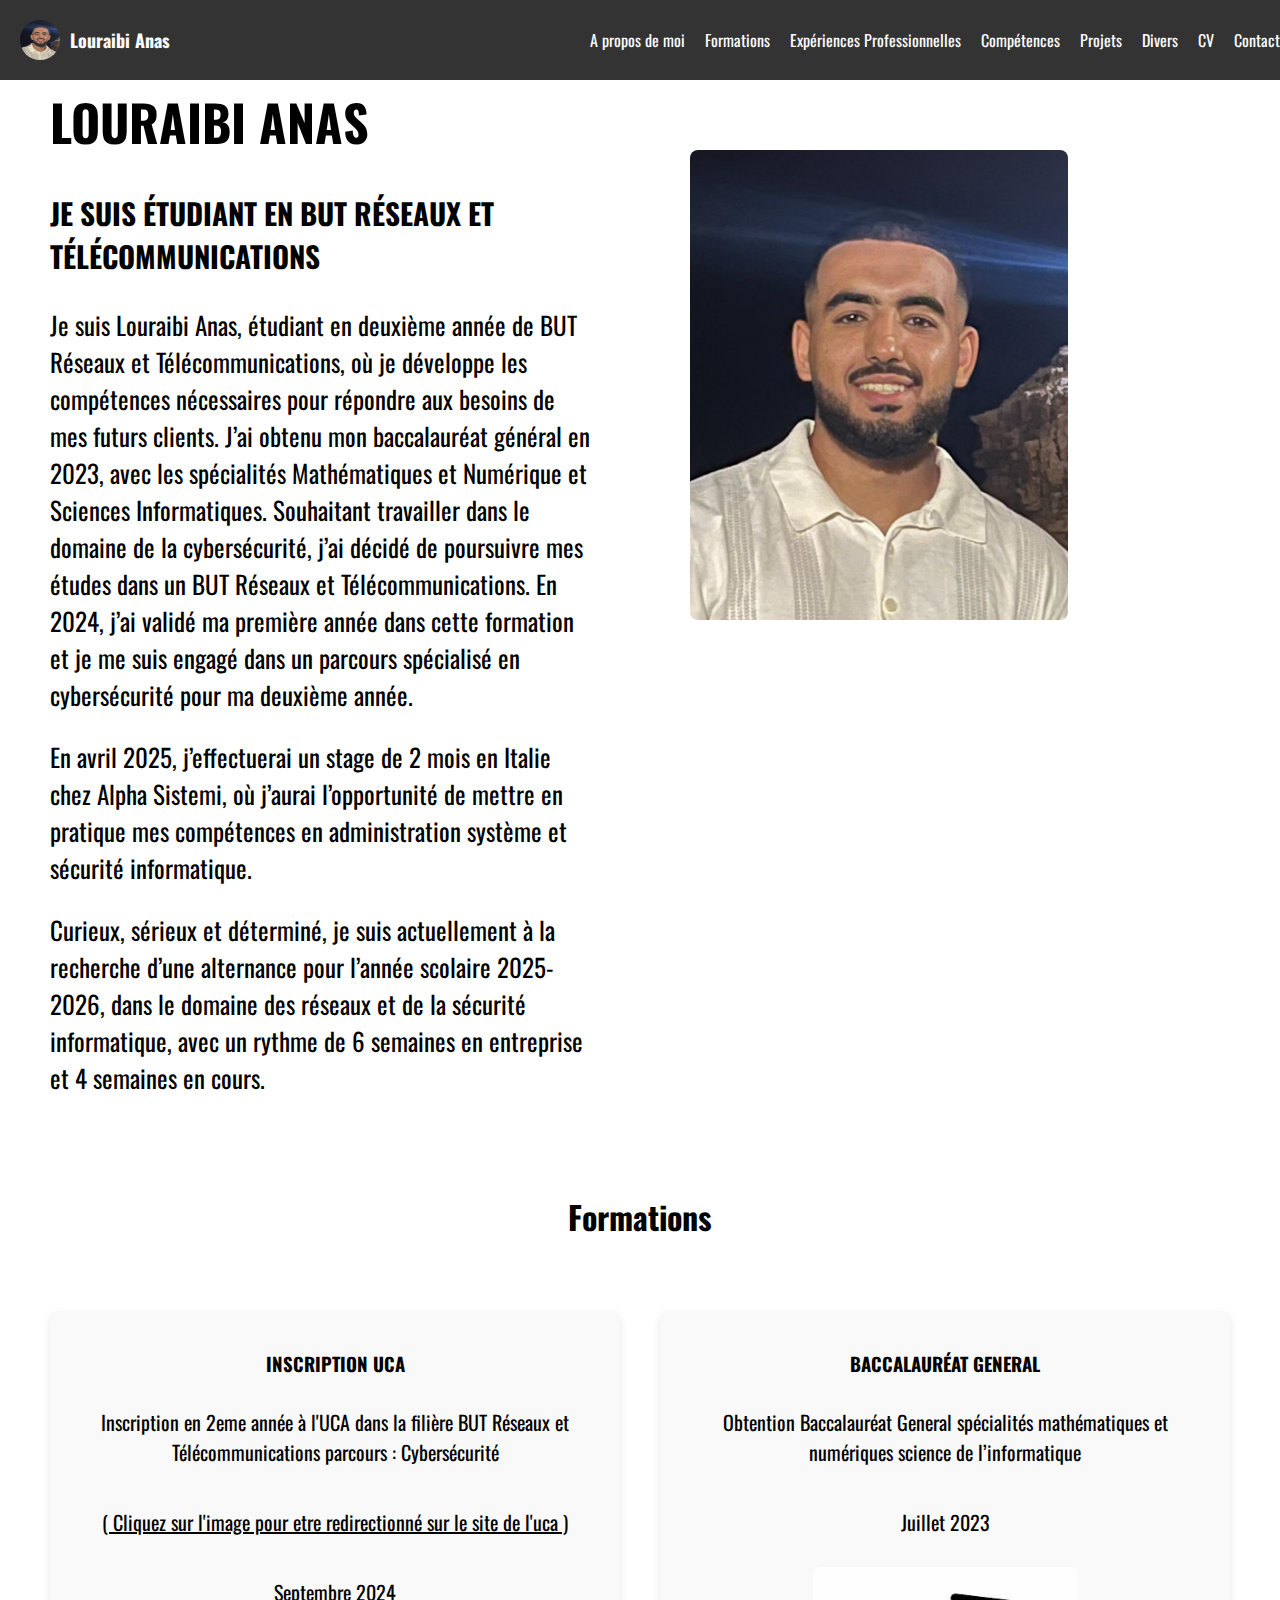
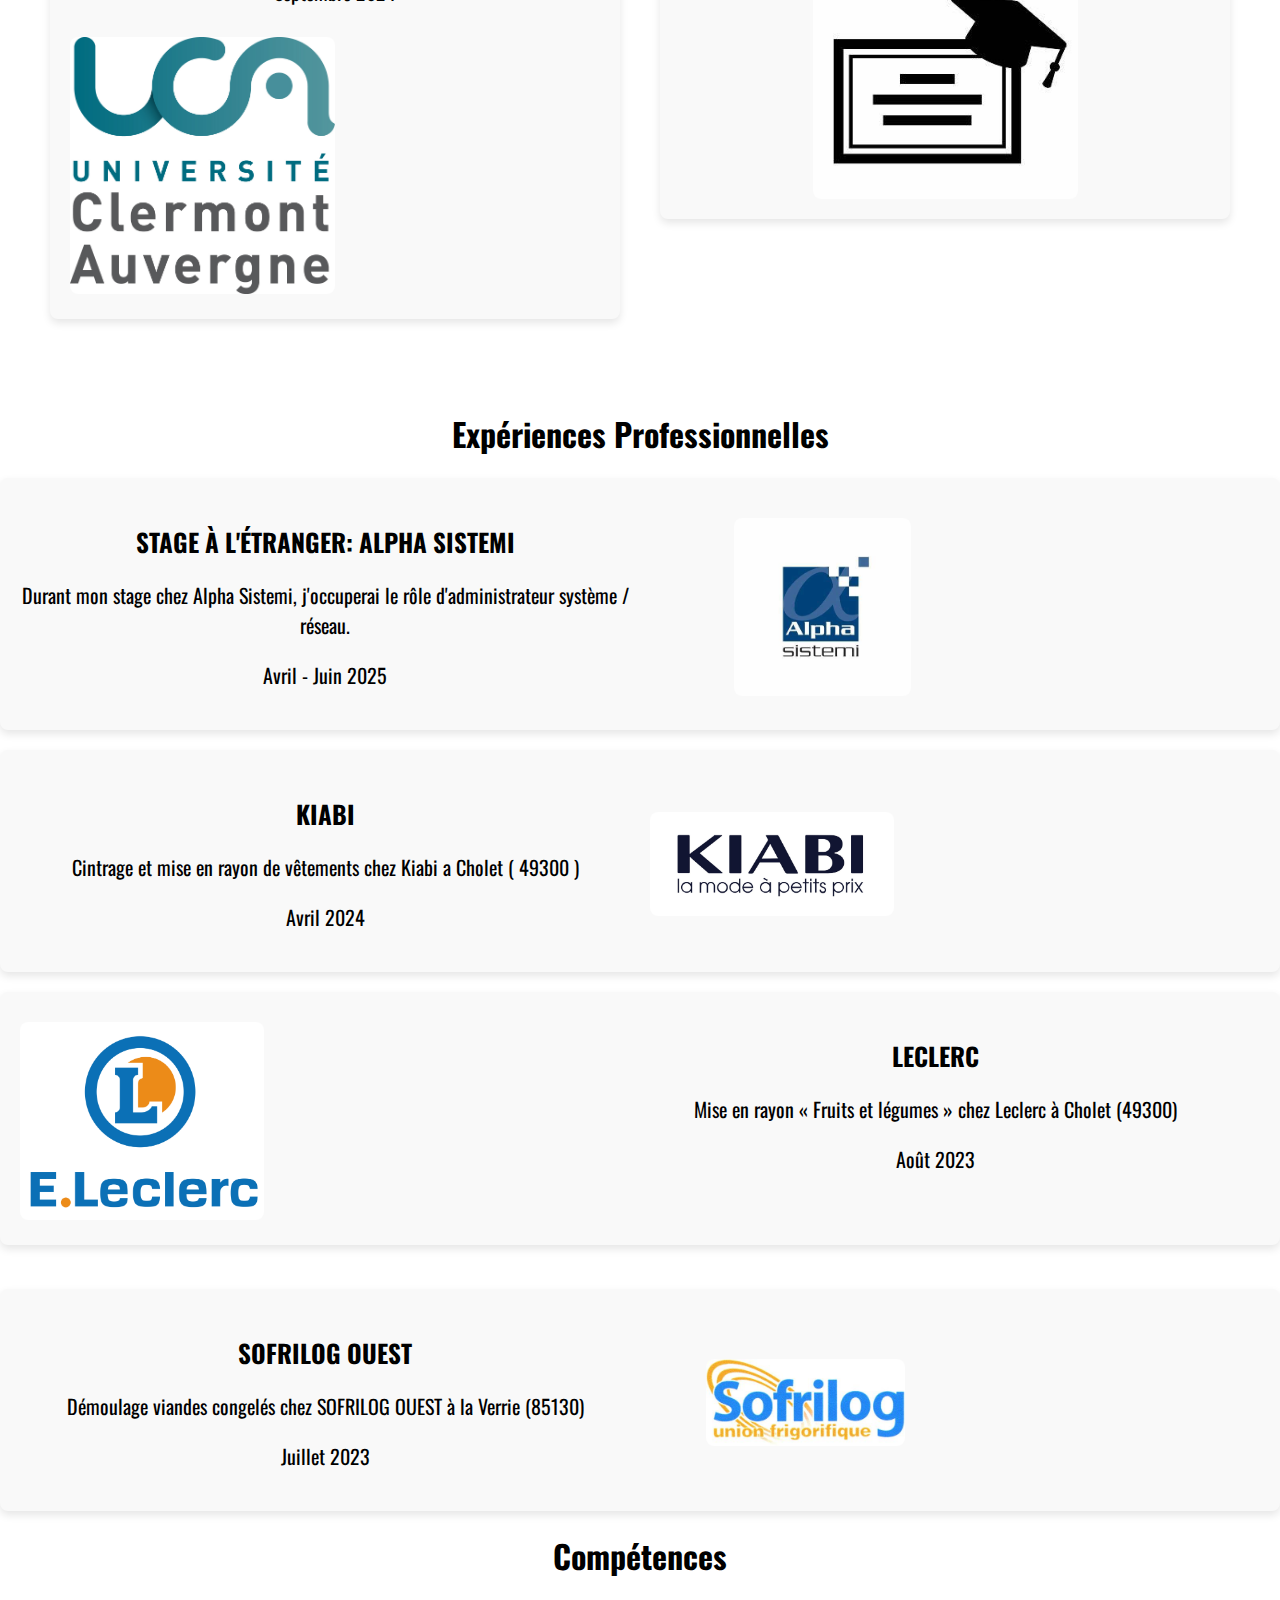
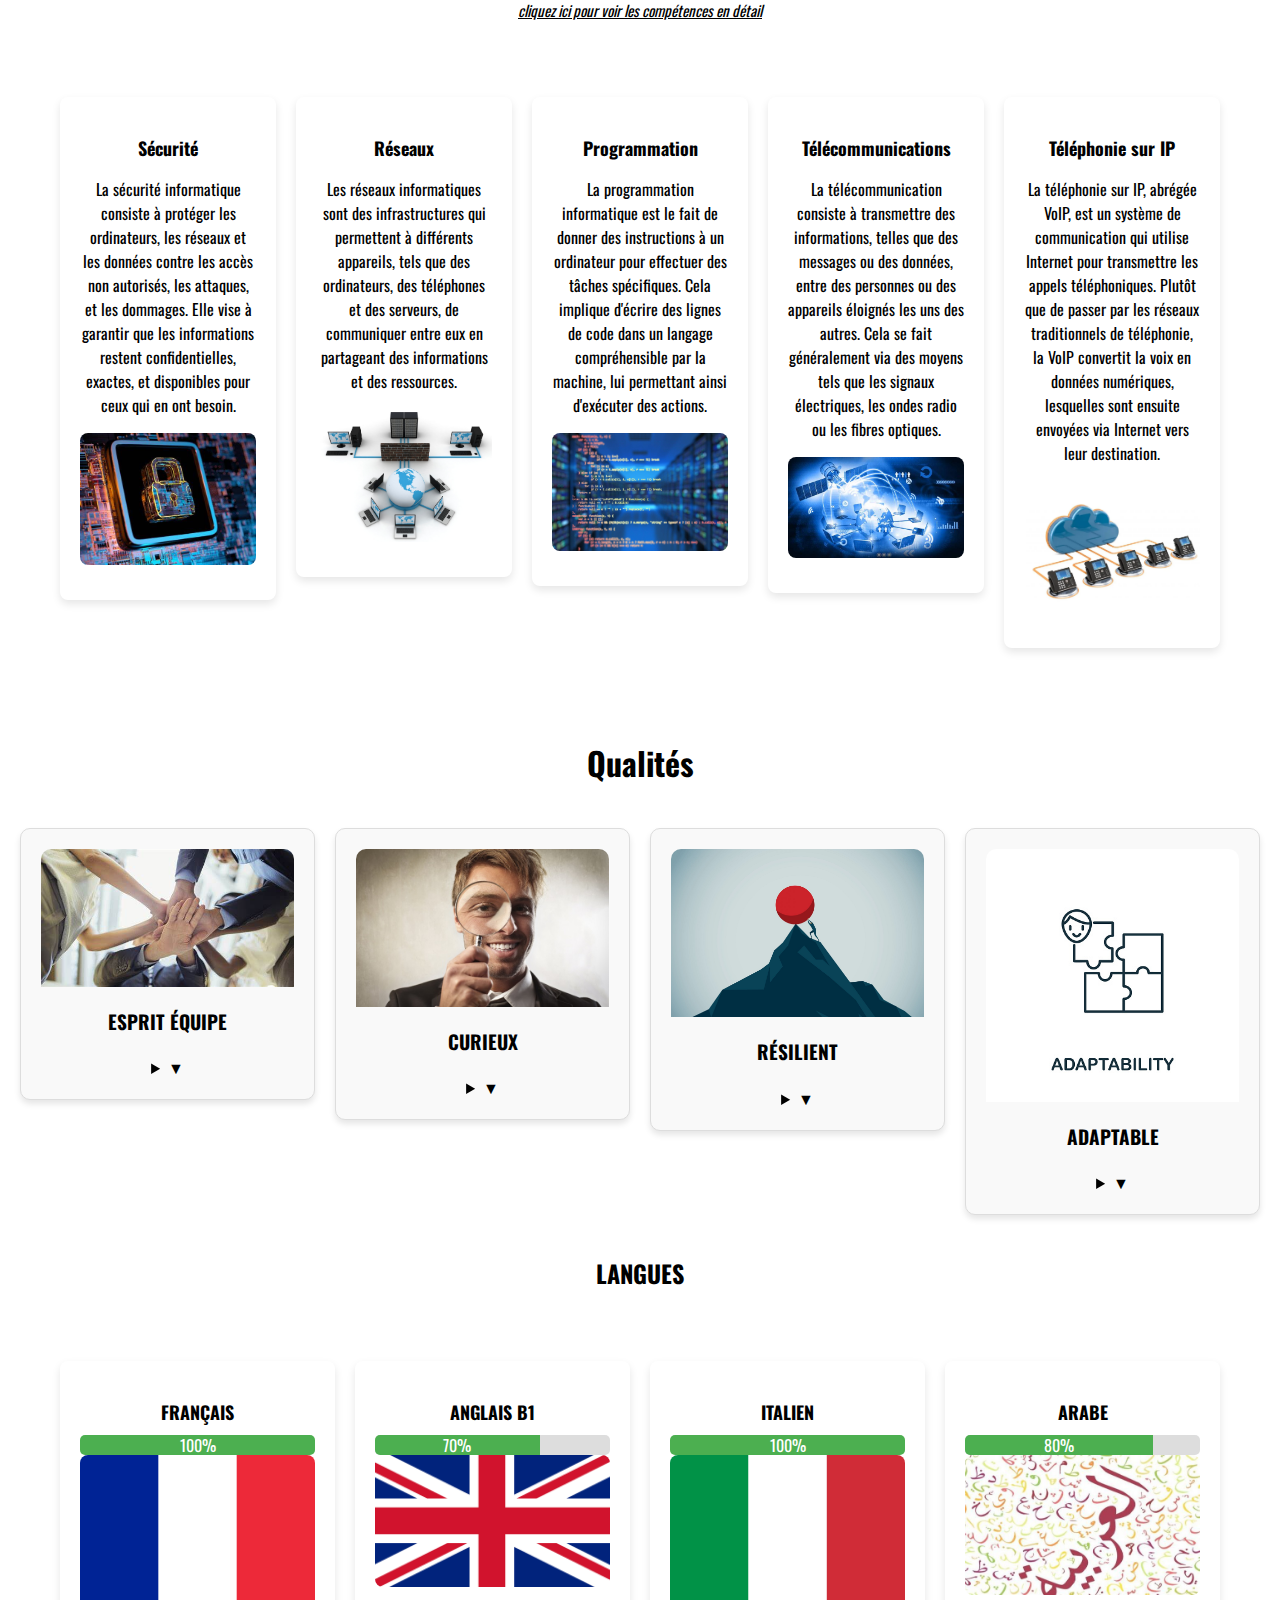
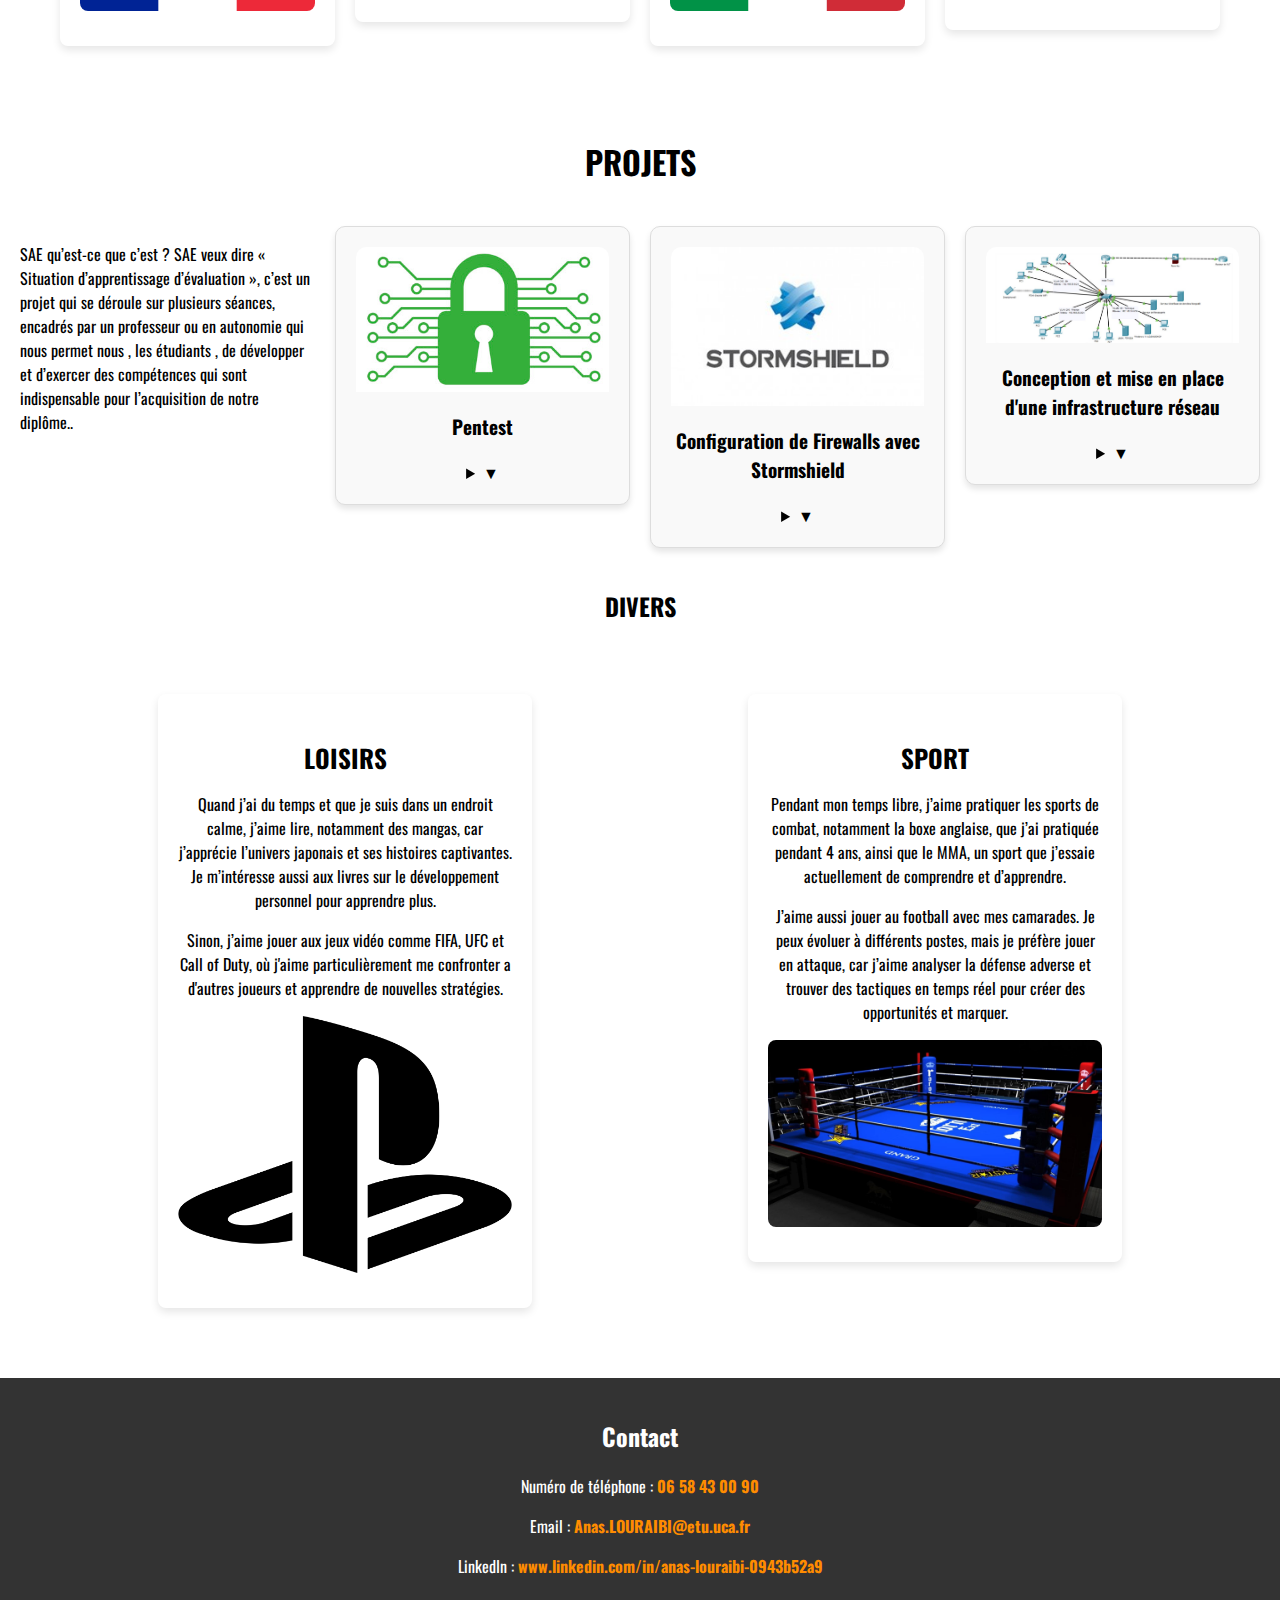
<file: index.html>
<!DOCTYPE html>
<html lang="fr">
<head>
  <meta charset="UTF-8">
  <meta name="viewport" content="width=device-width, initial-scale=1.0">
  <link rel="stylesheet" href="style2.css">
  <title>Mon Portfolio</title>
</head>
<body>

  <header>
    <div class="logo">
      <img src="anas.jpeg" alt="Tête" class="rounded-image">
      <div class="logo-text">
        <span class="name">Louraibi Anas</span>
      </div>
    </div>
    <nav>
      <ul>
        <li><a href="#a-propos">A propos de moi</a></li>
        <li><a href="#formations">Formations</a></li>
        <li><a href="#experiences">Expériences Professionnelles</a></li>
        <li><a href="#competences">Compétences</a></li>
        <li><a href="#projets">Projets</a></li>
        <li><a href="#divers">Divers</a></li>
        <li><a href="CV_Alternance.pdf" target="_blank" download>CV</a></li>
        <li><a href="#contact">Contact</a></li>
      </ul>
    </nav>
  </header>

  <section id="a-propos" class="flex-container propos-moi">
    <div class="texte">
      <h1>LOURAIBI ANAS</h1>
      <h3>JE SUIS ÉTUDIANT EN BUT RÉSEAUX ET TÉLÉCOMMUNICATIONS</h3>
      <p>
        Je suis Louraibi Anas, étudiant en deuxième année de BUT Réseaux et Télécommunications, où je développe les compétences nécessaires pour répondre aux besoins de mes futurs clients. J’ai obtenu mon baccalauréat général en 2023, avec les spécialités Mathématiques et Numérique et Sciences Informatiques.  
        Souhaitant travailler dans le domaine de la cybersécurité, j’ai décidé de poursuivre mes études dans un BUT Réseaux et Télécommunications. En 2024, j’ai validé ma première année dans cette formation et je me suis engagé dans un parcours spécialisé en cybersécurité pour ma deuxième année.  
      </p>
      <p>En avril 2025, j’effectuerai un stage de 2 mois en Italie chez Alpha Sistemi, où j’aurai l’opportunité de mettre en pratique mes compétences en administration système et sécurité informatique.</p>
      <p>Curieux, sérieux et déterminé, je suis actuellement à la recherche d’une alternance pour l’année scolaire 2025-2026, dans le domaine des réseaux et de la sécurité informatique, avec un rythme de 6 semaines en entreprise et 4 semaines en cours.</p>
      
    </div>
    <div class="image-droite">
      <img src="anas.jpeg" alt=" Tête"></a>
    </div>
  </section>

  <h1 id="formations" class="section-title">Formations</h1>
  <section class="flex-container formations">
    <div class="formation">
      <h3>INSCRIPTION UCA </h3>
      <p>Inscription en 2eme année à l'UCA dans la filière BUT Réseaux et Télécommunications parcours : Cybersécurité </p>
      <p><u>( Cliquez sur l'image pour etre redirectionné sur le site de l'uca )</u></p>
      <p>Septembre 2024 </p>
      <div class="formation-image">
        <a href="https://www.uca.fr/"><img src="uca.jpg" alt="Illustration Formation 1"></a>
      </div>
    </div>
    <div class="formation">
      <h3>Baccalauréat General </h3>
      <p>Obtention Baccalauréat General spécialités mathématiques et numériques science de l’informatique </p>
      <p>Juillet 2023 </p>
      <div class="formation-image">
        <img src="diplome.jpg" alt="Illustration Formation 2">
      </div>
    </div>
  </section>

  <h1 id="experiences" class="section-title">Expériences Professionnelles</h1>



  <div class="experience">
    <div class="experience-content">
      <h3>STAGE À L'ÉTRANGER: ALPHA SISTEMI</h3>
      <p>Durant mon stage chez Alpha Sistemi, j'occuperai le rôle d'administrateur système / réseau.  </p>
      <p> Avril - Juin 2025</p>
    </div>
    <div class="experience-image">
      <a href="https://hr-alphasistemi.it/"><img src="alpha.jpg" alt="Illustration Expérience 1"></a>
    </div>
  </div>

  <div class="experience">
    <div class="experience-content">
      <h3>KIABI </h3>
      <p>Cintrage et mise en rayon de vêtements chez Kiabi a Cholet ( 49300 ) </p>
      <p> Avril 2024</p>
    </div>
    <div class="experience-image">
      <a href="https://www.kiabi.com/"><img src="kiabi.jpg" alt="Illustration Expérience 1"></a>
    </div>
  </div>

    <div class="experience">
      <div class="experience-image">
        <a href="https://www.e.leclerc/"><img src="leclerc.jpg" alt="Illustration Expérience 2"></a>
      </div>
      <div class="experience-content">
        <h3>LECLERC</h3>
        <p>Mise en rayon « Fruits et légumes » chez Leclerc à Cholet (49300)</p>
        <p>Août 2023 </p>
      </div>
    </div>
    <br style="clear:both;" /> 
  
    <div class="experience">
      <div class="experience-content">
        <h3>SOFRILOG OUEST </h3>
        <p>Démoulage viandes congelés chez SOFRILOG OUEST à la Verrie (85130) </p>
        <p>Juillet 2023 </p>
      </div>
      <div class="experience-image">
        <a href="https://www.sofrilog.com/"><img src="sofrilog.jpg" alt="Illustration Expérience 3"></a>
      </div>
    </div>
  </section>

  
  <h1 id="competences" class="section-title">Compétences<br>
    <small><a href="comeptances2.html" class="no-blue-link"><i><span class="small-text">cliquez ici pour voir les compétences en détail</span></i></a></small>
  </h1>

  <section class="flex-container languages">
    <div class="language">
      <h3>Sécurité </h3>
      <p>La sécurité informatique consiste à protéger les ordinateurs, les réseaux et les données contre les accès non autorisés, les attaques, et les dommages. Elle vise à garantir que les informations restent confidentielles, exactes, et disponibles pour ceux qui en ont besoin. </p>
      <img src="securite.jpg" alt="Illustration Langue 3">
    </div>
    
    <div class="language">
      <h3>Réseaux</h3>
      <p>Les réseaux informatiques sont des infrastructures qui permettent à différents appareils, tels que des ordinateurs, des téléphones et des serveurs, de communiquer entre eux en partageant des informations et des ressources.</p>
      <img src="fond.jpg" alt="Illustration Langue 1">
    </div>
    <div class="language">
      <h3>Programmation</h3>
      <p>La programmation informatique est le fait de donner des instructions à un ordinateur pour effectuer des tâches spécifiques. Cela implique d'écrire des lignes de code dans un langage compréhensible par la machine, lui permettant ainsi d'exécuter des actions. </p>
      <img src="prog.jpg" alt="Illustration Langue 3">
    </div>
    <div class="language">
      <h3>Télécommunications</h3>
      <p>La télécommunication consiste à transmettre des informations, telles que des messages ou des données, entre des personnes ou des appareils éloignés les uns des autres. Cela se fait généralement via des moyens tels que les signaux électriques, les ondes radio ou les fibres optiques.</p>
      <img src="Telecom.jpg" alt="Illustration Langue 2">
    </div>
    <div class="language">
      <h3>Téléphonie sur IP</h3>
      <p>La téléphonie sur IP, abrégée VoIP, est un système de communication qui utilise Internet pour transmettre les appels téléphoniques. Plutôt que de passer par les réseaux traditionnels de téléphonie, la VoIP convertit la voix en données numériques, lesquelles sont ensuite envoyées via Internet vers leur destination.</p>
      <img src="telephonie.png" alt="Illustration Langue 3">
    </div>
    
  </section>

  

  <h1 class="section-title">Qualités</h1>
  <section class="flex-container qualities">
      <div class="quality">
          <img src="equipe.jpg" alt="Illustration Qualité 2">
          <h3>ESPRIT ÉQUIPE</h3>
          <details>
              <summary>▼</summary>
              <p>J'aime travailler en groupe, en étant utile et disponible pour les autres.</p>
          </details>
      </div>
      <div class="quality">
          <img src="curieux.jpg" alt="Illustration Qualité 3">
          <h3>CURIEUX</h3>
          <details>
              <summary>▼</summary>
              <p>Depuis petit, j'aime approfondir mes recherches pour me cultiver davantage.</p>
          </details>
      </div>
      <div class="quality">
          <img src="resiliance.jpeg" alt="Illustration Qualité 4">
          <h3>RÉSILIENT</h3>
          <details>
              <summary>▼</summary>
              <p>Même après plusieurs échecs, je ne baisse jamais les bras et je fais tout mon possible pour atteindre mon objectif</p>
          </details>
      </div>
      <div class="quality">
        <img src="adapte.jpg" alt="Illustration Qualité 4">
        <h3>ADAPTABLE</h3>
        <details>
            <summary>▼</summary>
            <p>Arrivé en France à un jeune âge, j’ai développé une grande capacité d’adaptation, ce qui me permet aujourd’hui de m’adapter rapidement à n’importe quel environnement et situation.</p>
        </details>
    </div>
  </section>
  
  
  
  

<h2 class="section-title">LANGUES</h2>

<section class="flex-container languages">
  <div class="language">
    <h3>FRANÇAIS</h3>
    <div class="progress-bar">
      <div class="progress" style="width: 100%;">100%</div>
    </div>
    <img src="france.png" alt="Illustration Langue 1">
  </div>

  <div class="language">
    <h3>ANGLAIS B1</h3>
    <div class="progress-bar">
      <div class="progress" style="width: 70%;">70%</div>
    </div>
    <img src="uk.jpg" alt="Illustration Langue 3">
  </div>

  <div class="language">
    <h3>ITALIEN</h3>
    <div class="progress-bar">
      <div class="progress" style="width: 100%;">100%</div>
    </div>
    
    <img src="italie.jpg" alt="Illustration Langue 2">
  </div>
  <div class="language">
    <h3>ARABE</h3>
    <div class="progress-bar">
      <div class="progress" style="width: 80%;">80%</div>
    </div>
    <img src="arabe.jpg" alt="Illustration Langue 3">
  </div>
</section>



<h1 class="section-title">PROJETS</h1>
<section class="flex-container qualities">
<p>SAE qu’est-ce que c’est ? SAE veux dire « Situation d’apprentissage d’évaluation », c’est un projet qui se déroule sur plusieurs séances, encadrés par un professeur ou en autonomie qui nous permet nous , les étudiants , de développer et d’exercer des compétences qui sont indispensable pour l’acquisition de notre diplôme..</p>

  <div class="quality">
    <img src="pentest.jpg" alt="Illustration Qualité 4">
    <h3>Pentest</h3>
    <details>
      <summary>▼</summary>
      <p>Projet en cybersécurité</p>
      <p>Réalisation de plusieurs tests d’intrusions pour identifier les failles de sécurité des systèmes.</p>
      <p>Objectifs :</p>
      <li>Analyser les vulnérabilités d'un système ou réseau</li>
      <li>Exécuter des tests pour simuler une attaque</li>
      <p>Solutions :</p>
      <li>Utilisation de Kali Linux et des outils comme Nmap, Metasploit et Burp Suite</li>
      <li>Réalisation d'un rapport détaillé de notre avancée</li>
    </details>
  </div>

  <div class="quality">
    <img src="stormshield.jpg" alt="Illustration Qualité 3">
    <h3>Configuration de Firewalls avec Stormshield</h3>
    <details>
        <summary>▼</summary>
        <p>Mise en place et configuration de pare-feux pour sécuriser les communications entre deux entreprises.</p>
        <p>Objectif du projet </p>
        <li>Sécuriser les échanges entre deux infrastructures différentes</li>
        <li>Configurer les pare-feux avec des règles de filtrage adaptées</li>
        <li>Mettre en place des services réseau essentiels et gérer les objets réseau</li>
        <li>Tester et valider la configuration pour garantir une protection efficace</li>
        <p>Solutions:</p>
        <li>Configuration du firewall et des interfaces réseau</li>
        <li>Gestion des objets réseau et des règles de filtrage</li>
        <li>Mise en place du NAT et du routage</li>
        <li>Mise en place des règles de filtrage pour contrôler le trafic autorisé</li>
        <li> Sécurisation des accès via authentification et VPN IPSEC</li>
        <li> Tests et validation des règles de sécurité</li>
    </details>
</div>

    <div class="quality" id="projets">
        <img src="projet.png" alt="Illustration Qualité 2">
        <h3>Conception et mise en place d'une infrastructure réseau</h3>
        <details>
            <summary>▼</summary>
            <p>SAE 24</p>
            <p>Concevoir et mettre en place une infrastructure correspondant au réseau 
              d’une petite entreprise </p>
            <p> Objectifs </p>
            <li> BESOIN DE CODER UN SITE INTERNET </li>
            <li> 15 POSTES AVEC CONNEXION A INTERET ET A JOIGNABLE DEPUIS L'EXTERIEUR​</li>
            <li> REBUSTESSE ET SECURITÉ​ </li>
            <p>Solutions : </p>
            <li> Configuration dynamique avec le serveur DHCP </li>
            <li> Mise en place point d'accées wifi  </li>
            <li> Mise en place Serveur FTP / WEB  </li>
            <li> Mise en place Serveur DHCP / DNS  </li>
            <li> Connexion à  distance par SSH  </li>
            <li> Configuration serveur Web/SMTP/POP  </li>
            <li> Configuration des logiciels de sauvegardes de données: rsync et crontab  </li>

        </details>
    </div>
    
    
</section>

<h2 id="divers" class="section-title">DIVERS</h2>

<section class="flex-container divers">
  <div class="item">
    <h3>LOISIRS</h3>
    <p>Quand j’ai du temps et que je suis dans un endroit calme, j’aime lire, notamment des mangas, car j’apprécie l’univers japonais et ses histoires captivantes. Je m’intéresse aussi aux livres sur le développement personnel pour apprendre plus.</p>
    <p>Sinon, j’aime jouer aux jeux vidéo comme FIFA, UFC et Call of Duty, où j'aime particulièrement me confronter a d'autres joueurs et apprendre de nouvelles stratégies.</p>
    <img src="ps.png" alt="Illustration Loisirs">
  </div>
  <div class="item">
    <h3>SPORT</h3>
    <p>Pendant mon temps libre, j’aime pratiquer les sports de combat, notamment la boxe anglaise, que j’ai pratiquée pendant 4 ans, ainsi que le MMA, un sport que j’essaie actuellement de comprendre et d’apprendre.</p>

    <p>J’aime aussi jouer au football avec mes camarades. Je peux évoluer à différents postes, mais je préfère jouer en attaque, car j’aime analyser la défense adverse et trouver des tactiques en temps réel pour créer des opportunités et marquer.</p>
    <img src="boxe.jpg" alt="Illustration Sport">
  </div>
</section>

<footer>
    <h2 id="contact" class="section-title">Contact</h2>
    <div class="contact-info">
      <p>Numéro de téléphone : <strong>06 58 43 00 90</strong></p>
      <p>Email : <strong>Anas.LOURAIBI@etu.uca.fr</strong></p>
      <p>LinkedIn : <strong>
        <a href="https://www.linkedin.com/in/anas-louraibi-0943b52a9" target="_blank" style="color: #ff8c00; text-decoration: none;">
            www.linkedin.com/in/anas-louraibi-0943b52a9
        </a>
    </strong></p>    </div>
  </footer>

</body>
</html>
</file>
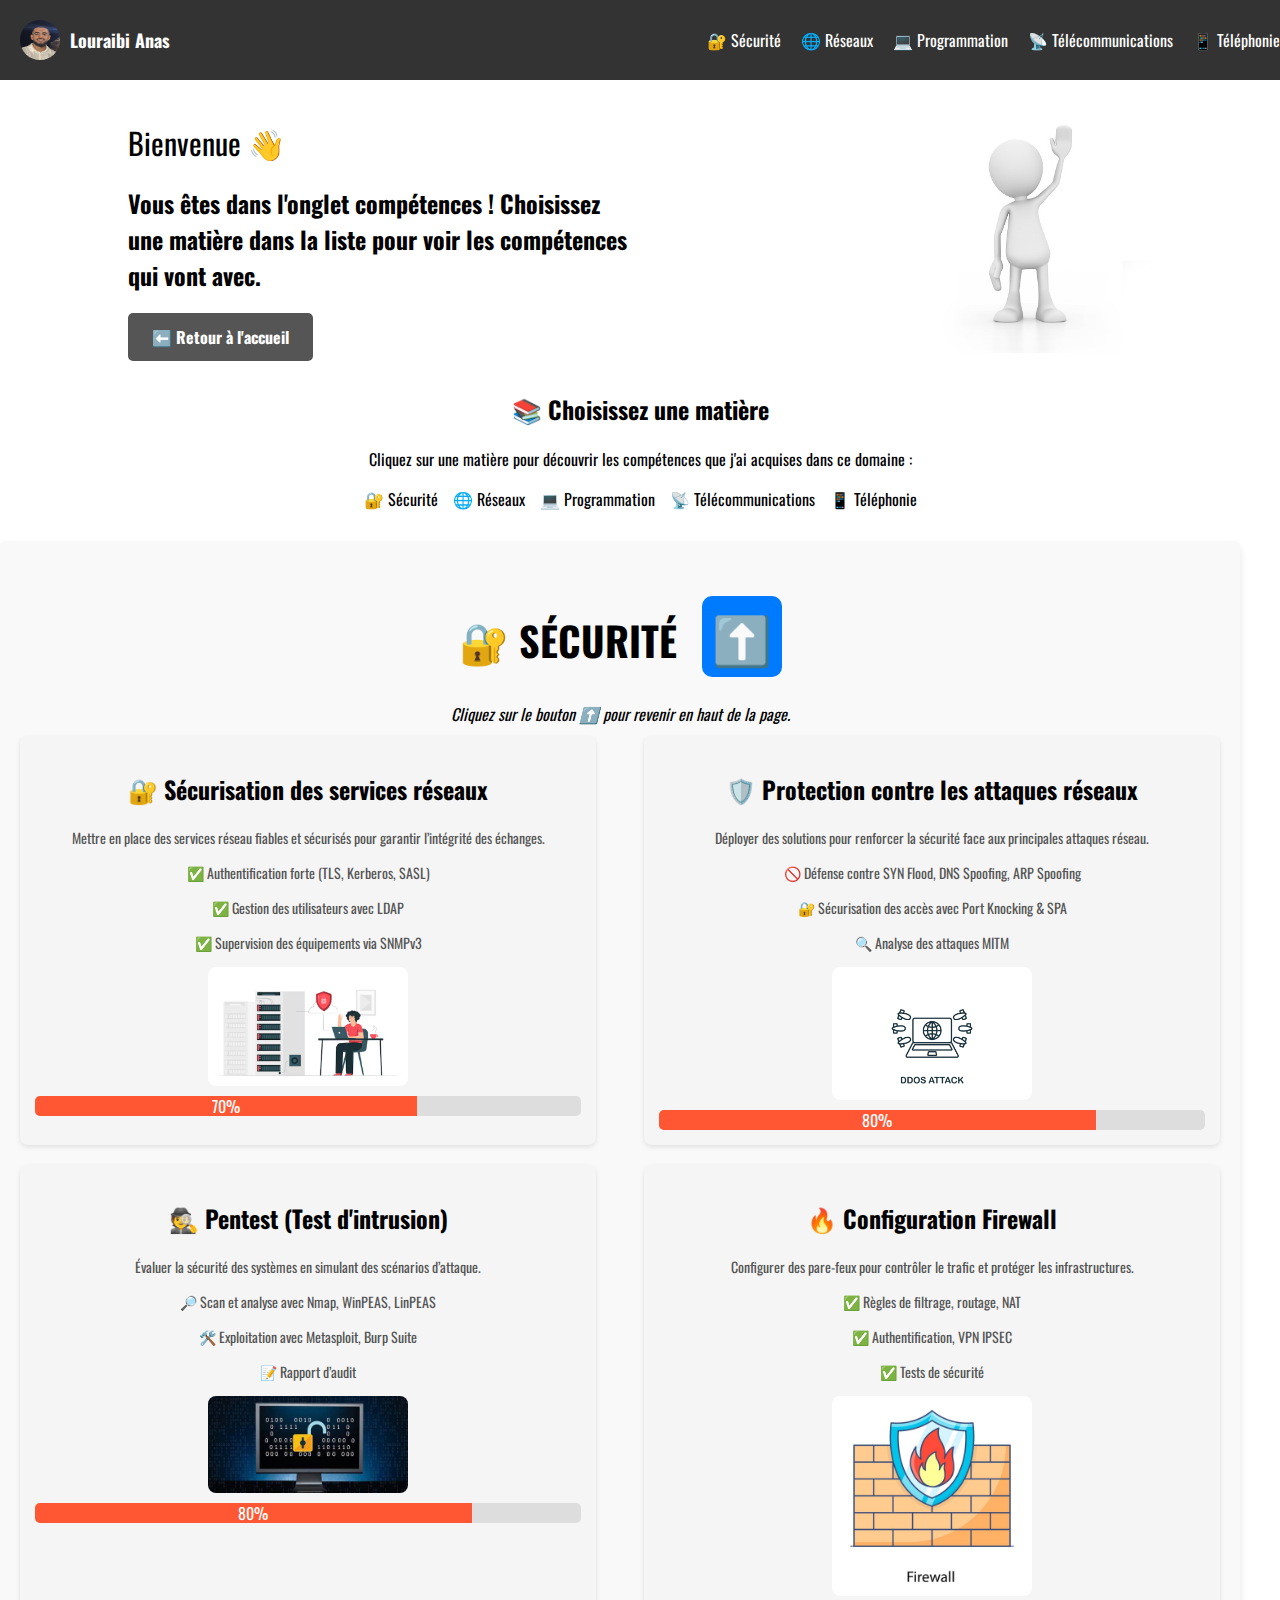
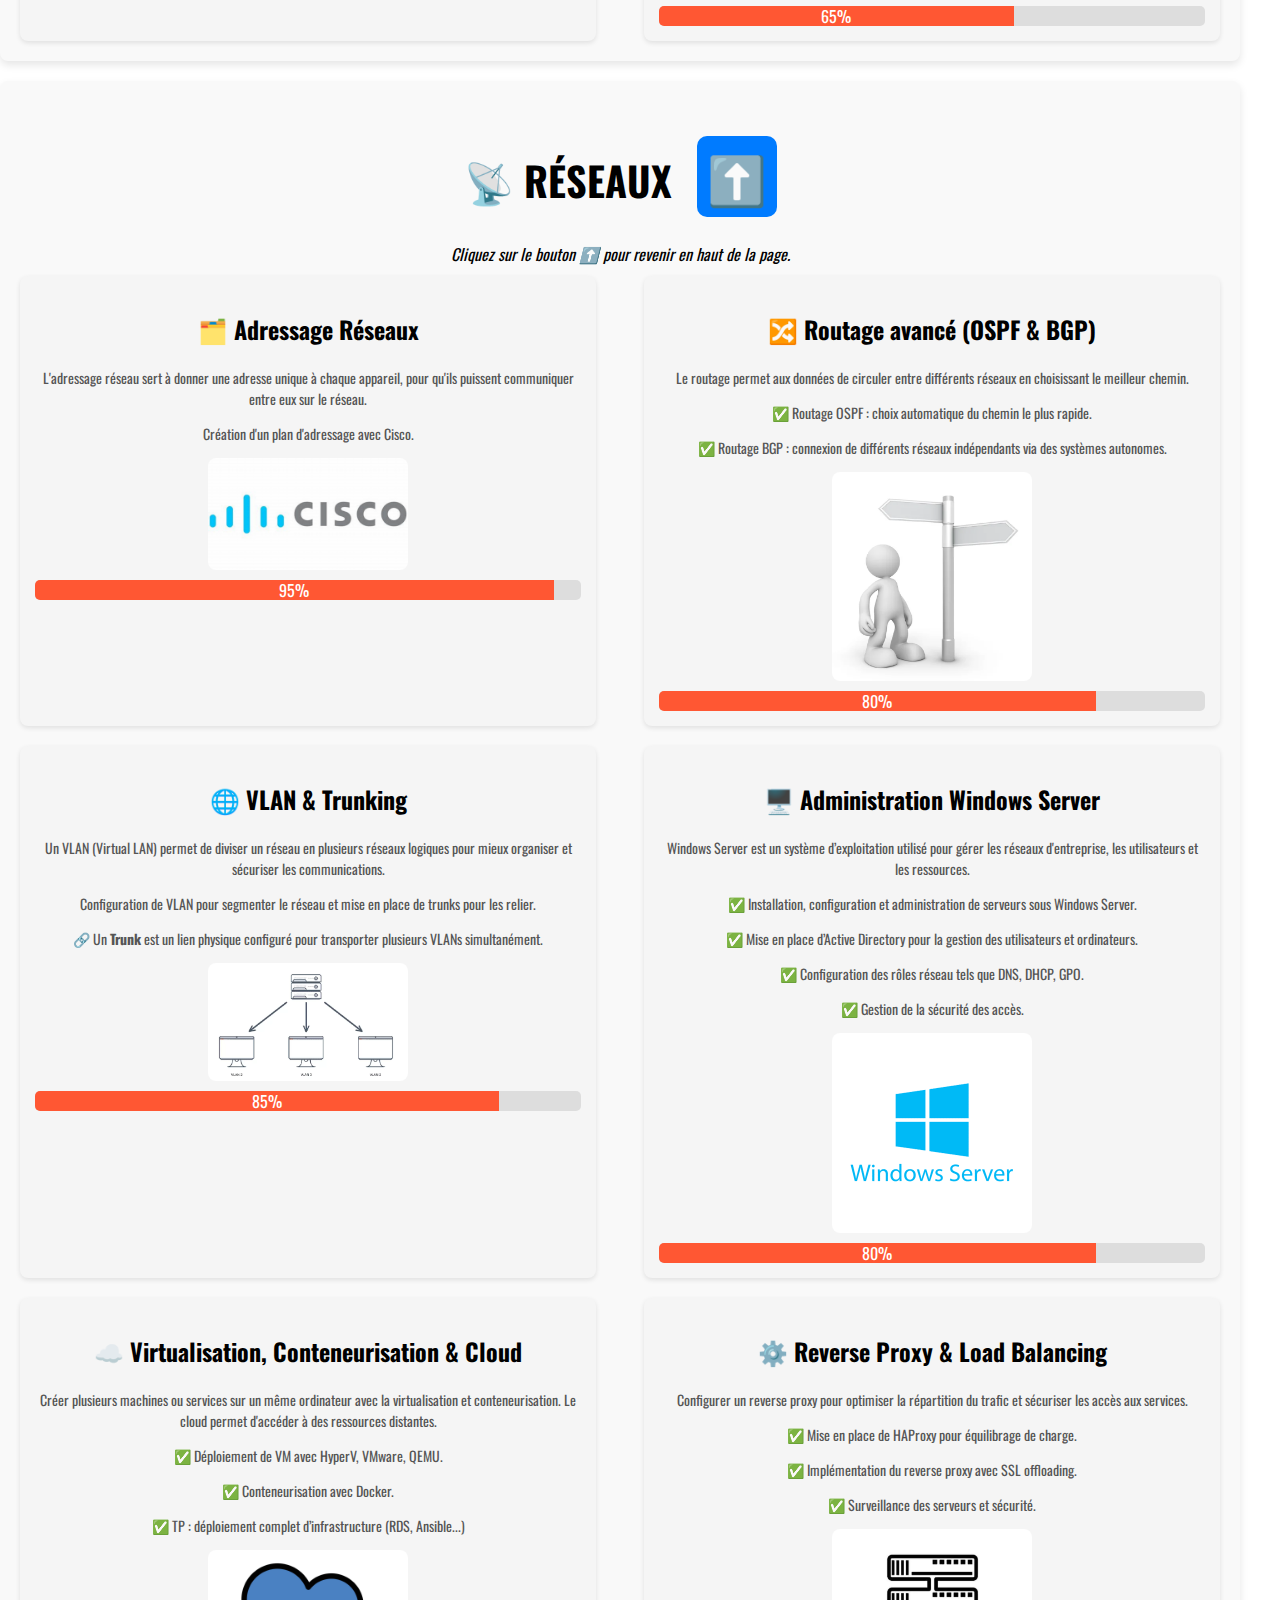
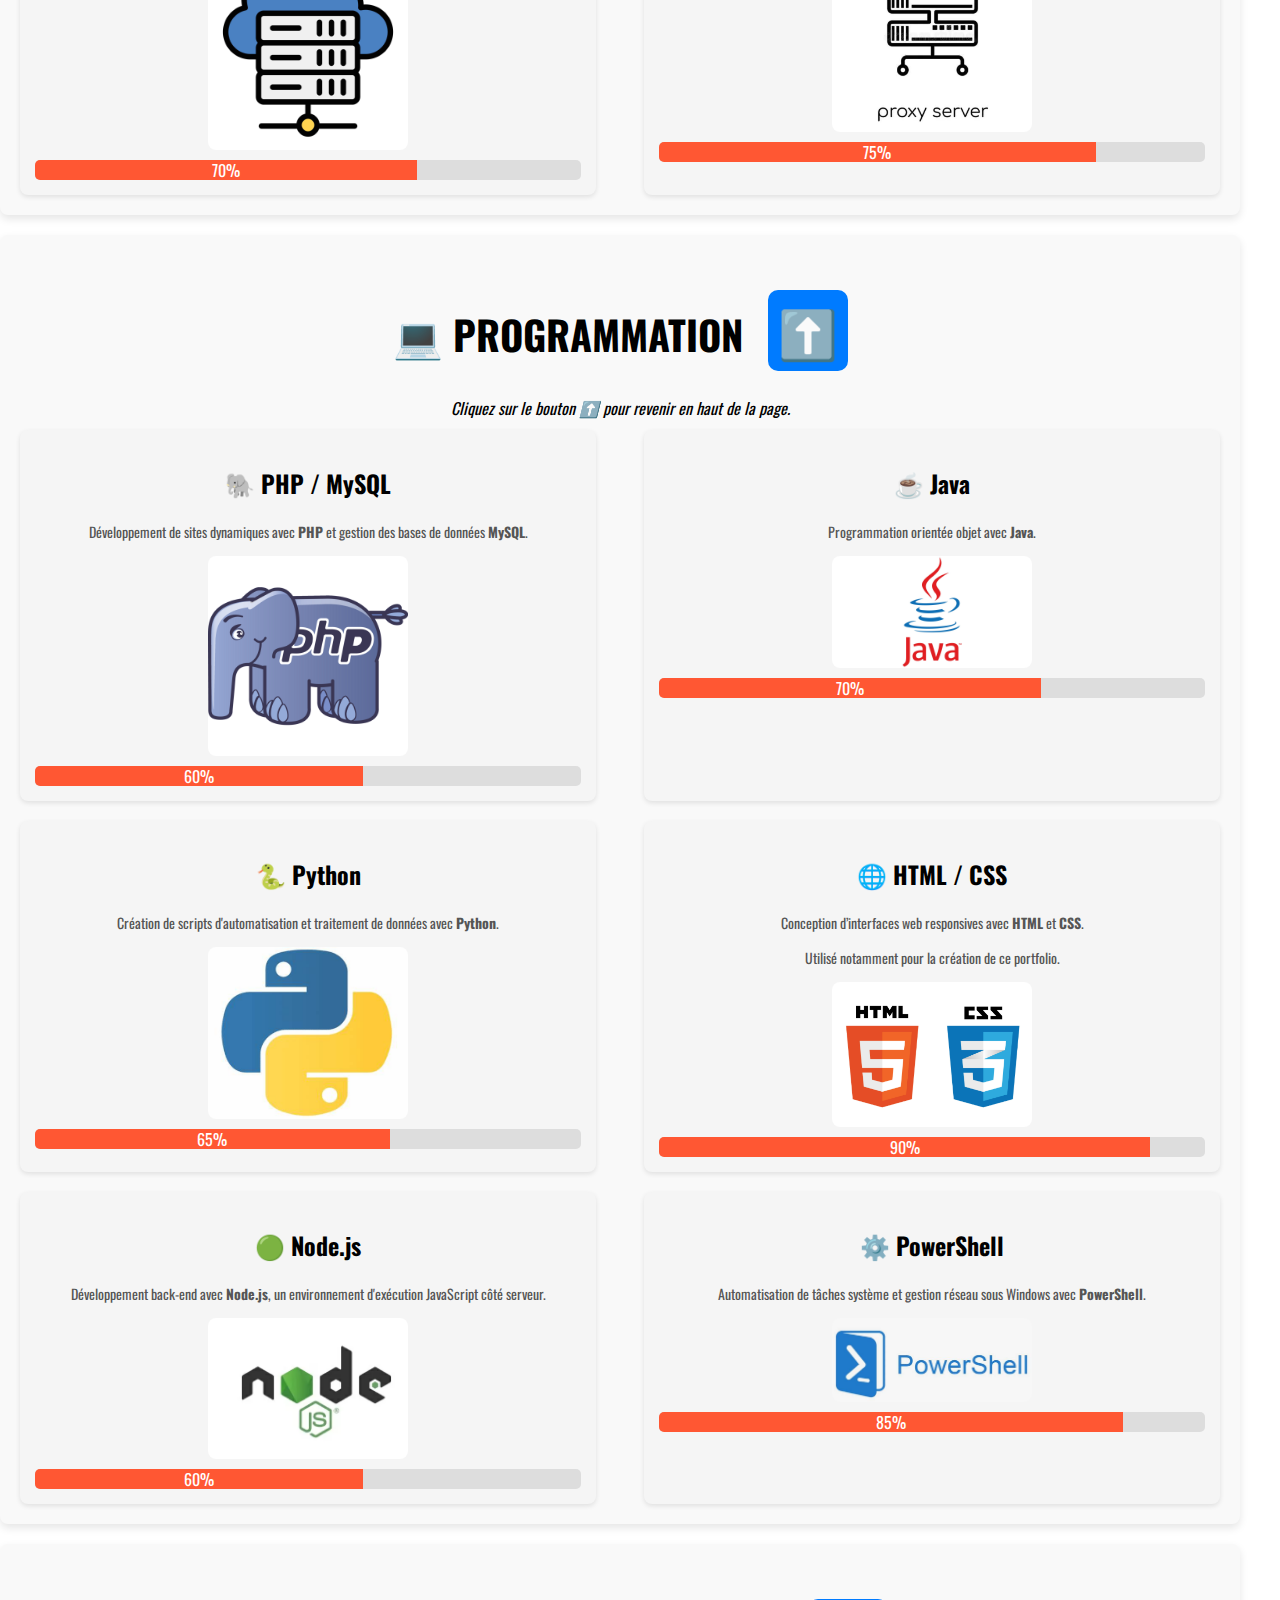
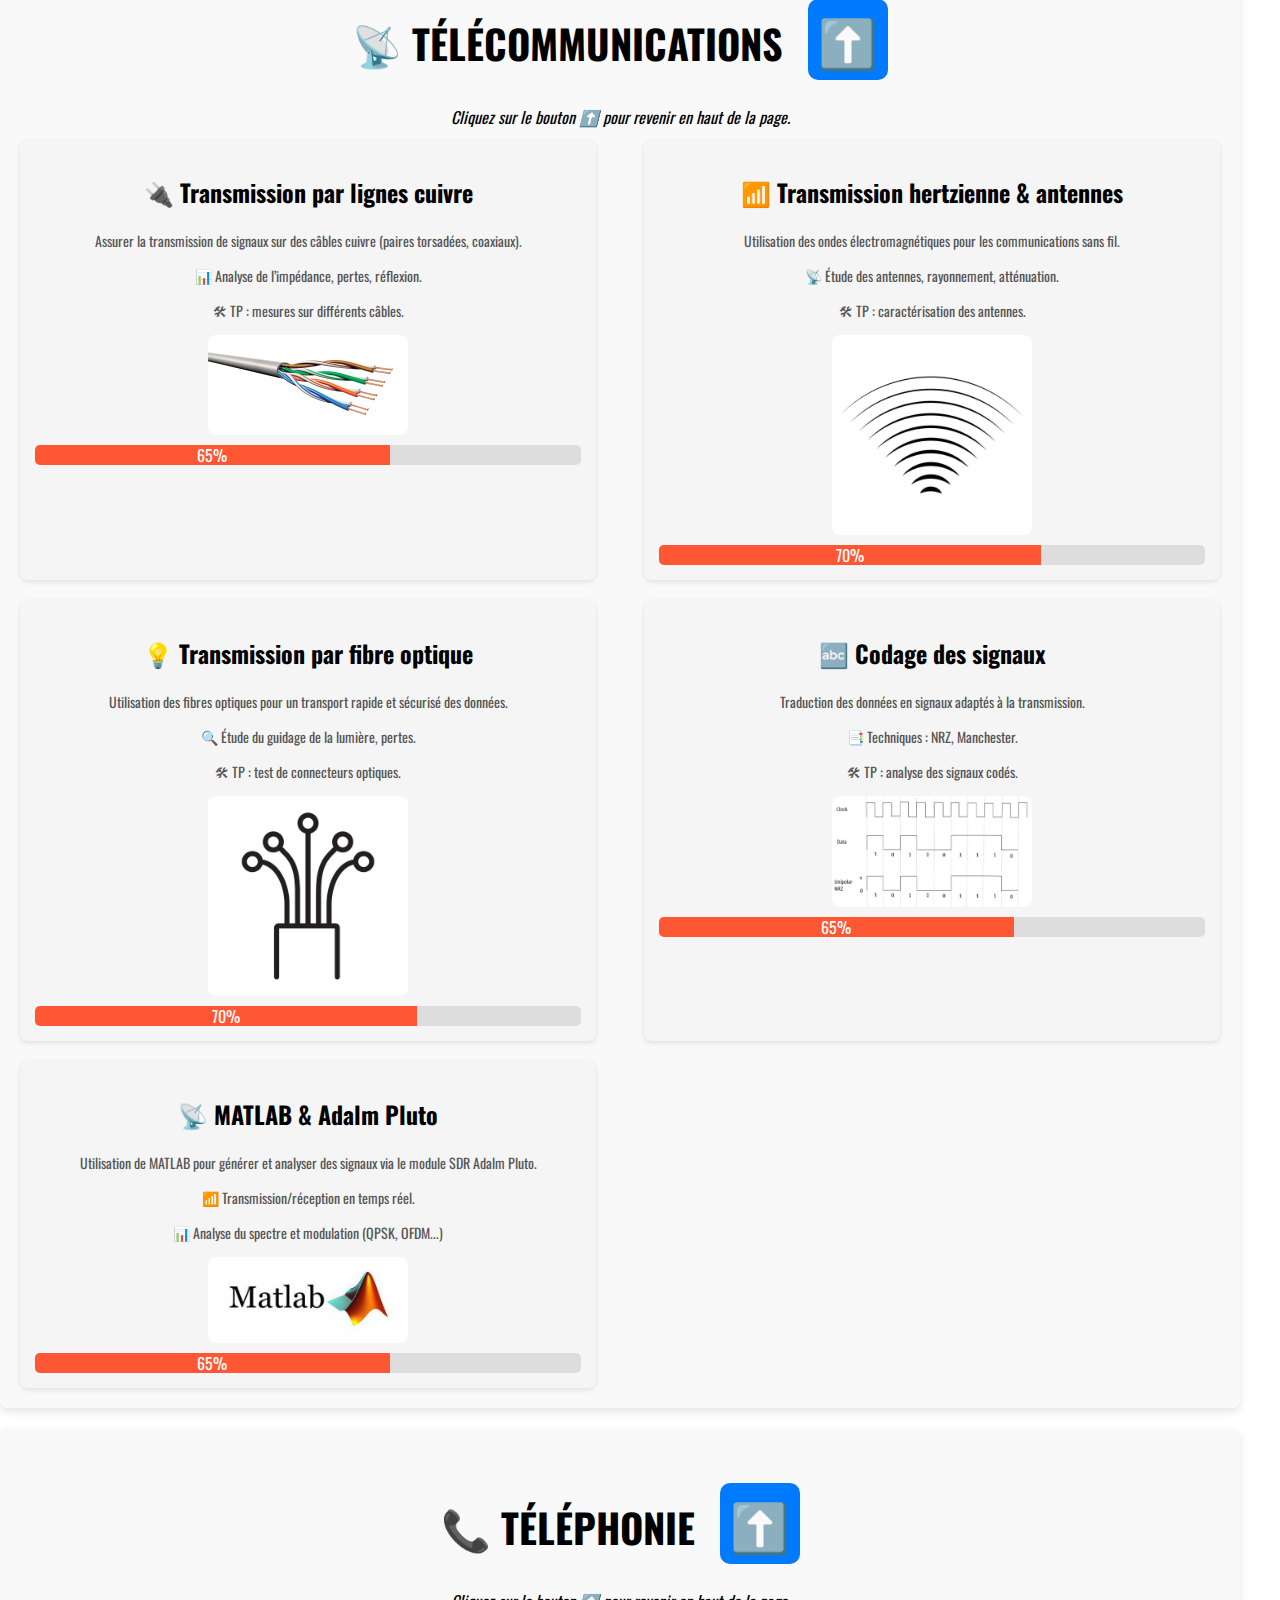
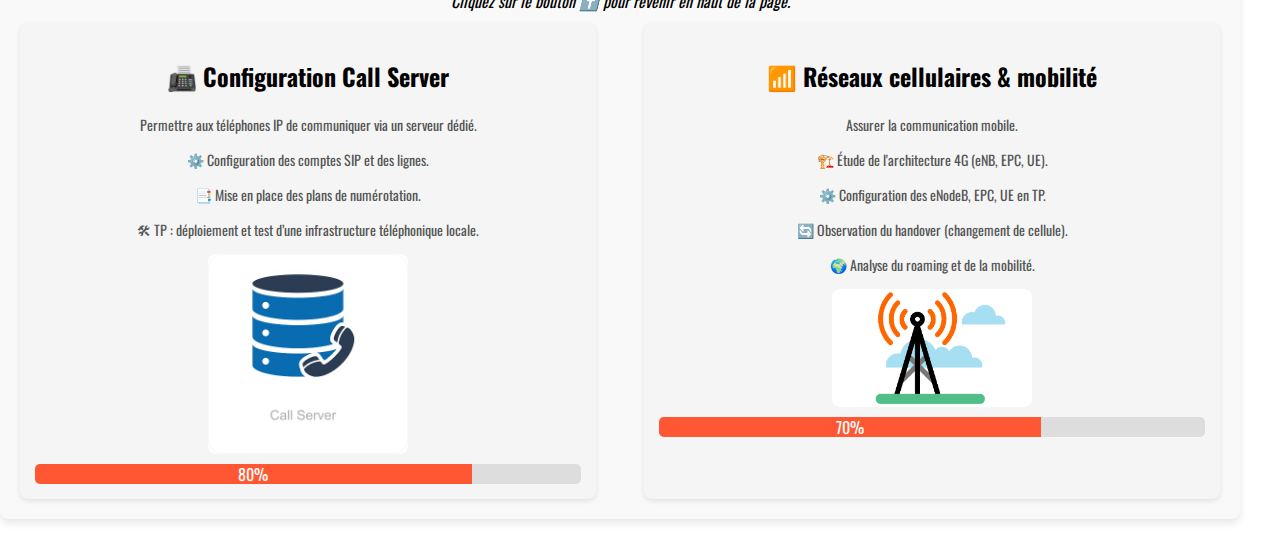
<file: comeptances2.html>
<!DOCTYPE html>
<html lang="fr">
<head>
  <meta charset="UTF-8">
  <meta name="viewport" content="width=device-width, initial-scale=1.0">
  <link rel="stylesheet" href="competances2.css">
  <title>Mon Portfolio</title>
</head>
<body>
  <a id="top"></a>

  <header>
    <div class="logo">
      <img src="images/anas.jpeg" alt="Votre Tête" class="rounded-image">
      <div class="logo-text">
        <span class="name">Louraibi Anas</span>
      </div>
    </div>
    <nav>
      <ul>
        <li><a href="#sécurité">🔐 Sécurité</a></li>
        <li><a href="#réseaux">🌐 Réseaux</a></li>
        <li><a href="#programmation">💻 Programmation</a></li>
        <li><a href="#télécommunications">📡 Télécommunications</a></li>
        <li><a href="#téléphonie">📱 Téléphonie</a></li>
      </ul>
    </nav>
  </header>

  <section id="a-propos" class="flex-container propos-moi">
    <div class="texte">
      <h1>Bienvenue 👋</h1>
      <h2>Vous êtes dans l'onglet compétences ! Choisissez une matière dans la liste pour voir les compétences qui vont avec.</h2>
      <a href="index.html#competences" class="back-button">⬅️ Retour à l'accueil</a>
    </div>
    <div class="image-droite">
      <img src="images/bonhomme_salut.jpg" alt="Bonhomme">
    </div>
  </section>

  <section id="choix-matiere" style="text-align: center; margin: 30px 0;">
    <h2>📚 Choisissez une matière</h2>
    <p>Cliquez sur une matière pour découvrir les compétences que j'ai acquises dans ce domaine :</p>
    <ul style="list-style: none; padding: 0; display: flex; justify-content: center; flex-wrap: wrap; gap: 15px;">
      <li><a href="#sécurité" style="text-decoration: none; color: black;">🔐 Sécurité</a></li>
      <li><a href="#réseaux" style="text-decoration: none; color: black;">🌐 Réseaux</a></li>
      <li><a href="#programmation" style="text-decoration: none; color: black;">💻 Programmation</a></li>
      <li><a href="#télécommunications" style="text-decoration: none; color: black;">📡 Télécommunications</a></li>
      <li><a href="#téléphonie" style="text-decoration: none; color: black;">📱 Téléphonie</a></li>
    </ul>
  </section>

  <section id="competences">
    
    <!-- Sécurité -->
    <div class="subject">
      <h3 id="sécurité">🔐 SÉCURITÉ 
        <a href="#top" class="top-button">⬆️</a>
      </h3>
      <p style="text-align: center; font-style: italic; margin-bottom: 10px;">
        Cliquez sur le bouton ⬆️ pour revenir en haut de la page.
      </p>
      <div class="competences">

        <div class="competence">
          <h2 class="competence-name">🔐 Sécurisation des services réseaux</h2>
          <p>Mettre en place des services réseau fiables et sécurisés pour garantir l’intégrité des échanges.</p>
          <p>✅ Authentification forte (TLS, Kerberos, SASL)</p>
          <p>✅ Gestion des utilisateurs avec LDAP</p>
          <p>✅ Supervision des équipements via SNMPv3</p>
          <img src="service_reseau.png" alt="Sécurité Réseaux">
          <div class="progress-bar">
            <div class="progress" style="width: 70%;">70%</div>
          </div>
        </div>
      
        <div class="competence">
          <h2 class="competence-name">🛡️ Protection contre les attaques réseaux</h2>
          <p>Déployer des solutions pour renforcer la sécurité face aux principales attaques réseau.</p>
          <p>🚫 Défense contre SYN Flood, DNS Spoofing, ARP Spoofing</p>
          <p>🔐 Sécurisation des accès avec Port Knocking & SPA</p>
          <p>🔍 Analyse des attaques MITM</p>
          <img src="comp/syn.jpg" alt="Protection Réseaux">
          <div class="progress-bar">
            <div class="progress" style="width: 80%;">80%</div>
          </div>
        </div>
      
        <div class="competence">
          <h2 class="competence-name">🕵️ Pentest (Test d'intrusion)</h2>
          <p>Évaluer la sécurité des systèmes en simulant des scénarios d’attaque.</p>
          <p>🔎 Scan et analyse avec Nmap, WinPEAS, LinPEAS</p>
          <p>🛠️ Exploitation avec Metasploit, Burp Suite</p>
          <p>📝 Rapport d’audit</p>
          <img src="comp/pentest.jpg" alt="Pentest">
          <div class="progress-bar">
            <div class="progress" style="width: 80%;">80%</div>
          </div>
        </div>
      
        <div class="competence">
          <h2 class="competence-name">🔥 Configuration Firewall</h2>
          <p>Configurer des pare-feux pour contrôler le trafic et protéger les infrastructures.</p>
          <p>✅ Règles de filtrage, routage, NAT</p>
          <p>✅ Authentification, VPN IPSEC</p>
          <p>✅ Tests de sécurité</p>
          <img src="comp/firewall.jpg" alt="Configuration Firewall">
          <div class="progress-bar">
            <div class="progress" style="width: 65%;">65%</div>
          </div>
        </div>
      
      </div>
      
    </div>
    

    <!-- Réseaux -->
    <div class="subject">
      <h3 id="réseaux">📡 RÉSEAUX
        <a href="#top" class="top-button">⬆️</a>
      </h3>
      <p style="text-align: center; font-style: italic; margin-bottom: 10px;">
        Cliquez sur le bouton ⬆️ pour revenir en haut de la page.
      </p>
<div class="competences">

  <!-- Adressage Réseaux -->
  <div class="competence">
    
    <h2 class="competence-name">🗂️ Adressage Réseaux</h2>
    <p>L'adressage réseau sert à donner une adresse unique à chaque appareil, pour qu'ils puissent communiquer entre eux sur le réseau.</p>
    <p>Création d'un plan d'adressage avec Cisco.</p>
    <img src="comp/cisco.jpg" alt="Adressage Réseaux">
    <div class="progress-bar">
      <div class="progress" style="width: 95%;">95%</div>
    </div>
    
  </div>

  <!-- Routage Avancé -->
  <div class="competence">
    
    <h2 class="competence-name">🔀 Routage avancé (OSPF & BGP)</h2>
    <p>Le routage permet aux données de circuler entre différents réseaux en choisissant le meilleur chemin.</p>
    <p>✅ Routage OSPF : choix automatique du chemin le plus rapide.</p>
    <p>✅ Routage BGP : connexion de différents réseaux indépendants via des systèmes autonomes.</p>
    <img src="comp/ospf.png" alt="Routage Avancé">
    <div class="progress-bar">
      <div class="progress" style="width: 80%;">80%</div>
    </div>
  </div>

  <!-- VLAN & Trunking -->
  <div class="competence">
    
      <h2 class="competence-name">🌐 VLAN & Trunking</h2>
      <p>Un VLAN (Virtual LAN) permet de diviser un réseau en plusieurs réseaux logiques pour mieux organiser et sécuriser les communications.</p>
      <p>Configuration de VLAN pour segmenter le réseau et mise en place de trunks pour les relier.</p>
      <p>🔗 Un <b>Trunk</b> est un lien physique configuré pour transporter plusieurs VLANs simultanément.</p>
      <img src="comp/vlan.png" alt="VLAN & Trunking">
      <div class="progress-bar">
        <div class="progress" style="width: 85%;">85%</div>
      </div>
    </div>

    <!-- Windows Server -->
    <div class="competence">
      
      <h2 class="competence-name">🖥️ Administration Windows Server</h2>
      <p>Windows Server est un système d’exploitation utilisé pour gérer les réseaux d'entreprise, les utilisateurs et les ressources.</p>
      <p>✅ Installation, configuration et administration de serveurs sous Windows Server.</p>
      <p>✅ Mise en place d’Active Directory pour la gestion des utilisateurs et ordinateurs.</p>
      <p>✅ Configuration des rôles réseau tels que DNS, DHCP, GPO.</p>
      <p>✅ Gestion de la sécurité des accès.</p>
      <img src="comp/Windows-Server.png" alt="Windows Server">
      <div class="progress-bar">
        <div class="progress" style="width: 80%;">80%</div>
      </div>
    </div>

    <!-- Virtualisation & Cloud -->
    <div class="competence">
      
      <h2 class="competence-name">☁️ Virtualisation, Conteneurisation & Cloud</h2>
      <p>Créer plusieurs machines ou services sur un même ordinateur avec la virtualisation et conteneurisation. Le cloud permet d'accéder à des ressources distantes.</p>
      <p>✅ Déploiement de VM avec HyperV, VMware, QEMU.</p>
      <p>✅ Conteneurisation avec Docker.</p>
      <p>✅ TP : déploiement complet d’infrastructure (RDS, Ansible...)</p>
      <img src="comp/cloud.jpg" alt="Virtualisation & Cloud">
      <div class="progress-bar">
        <div class="progress" style="width: 70%;">70%</div>
      </div>
    </div>

    <!-- HAProxy -->
    <div class="competence">
      <h2 class="competence-name">⚙️ Reverse Proxy & Load Balancing</h2>
      <p>Configurer un reverse proxy pour optimiser la répartition du trafic et sécuriser les accès aux services.</p>
      <p>✅ Mise en place de HAProxy pour équilibrage de charge.</p>
      <p>✅ Implémentation du reverse proxy avec SSL offloading.</p>
      <p>✅ Surveillance des serveurs et sécurité.</p>
      <img src="comp/proxy.png" alt="HAProxy">
      <div class="progress-bar">
        <div class="progress" style="width: 80%;">75%</div>
      </div>
    </div>

  </div>

    </div>
    

    <!-- Programmation -->
    <div class="subject">
      <h3 id="programmation">💻 PROGRAMMATION
        <a href="#top" class="top-button">⬆️</a>
      </h3>
      <p style="text-align: center; font-style: italic; margin-bottom: 10px;">
        Cliquez sur le bouton ⬆️ pour revenir en haut de la page.
      </p>
      <div class="competences">
    
        <!-- PHP / MySQL -->
        <div class="competence">
          
          <h2 class="competence-name">🐘 PHP / MySQL</h2>
          <p>Développement de sites dynamiques avec <b>PHP</b> et gestion des bases de données <b>MySQL</b>.</p>
          <img src="comp/php.png" alt="PHP MySQL">
          <div class="progress-bar">
            
            <div class="progress" style="width: 60%;">60%</div>
          </div>
        </div>
    
        <!-- Java -->
        <div class="competence">
          <h2 class="competence-name">☕ Java</h2>
          <p>Programmation orientée objet avec <b>Java</b>.</p>
          <img src="comp/Java-Logo.jpg" alt="Java">
          <div class="progress-bar">
            <div class="progress" style="width: 70%;">70%</div>
          </div>
        </div>
    
        <!-- Python -->
        <div class="competence">
          <h2 class="competence-name">🐍 Python</h2>
          <p>Création de scripts d'automatisation et traitement de données avec <b>Python</b>.</p>
          <img src="comp/python.jpg" alt="Python">
          <div class="progress-bar">
            <div class="progress" style="width: 65%;">65%</div>
          </div>
        </div>
    
        <!-- HTML / CSS -->
        <div class="competence">
          
          <h2 class="competence-name">🌐 HTML / CSS</h2>
          <p>Conception d’interfaces web responsives avec <b>HTML</b> et <b>CSS</b>.</p>
          <p>Utilisé notamment pour la création de ce portfolio.</p>
          <img src="comp/html.png" alt="HTML CSS">
          <div class="progress-bar">
            <div class="progress" style="width: 90%;">90%</div>
          </div>
        </div>
    
        <!-- Node.js -->
        <div class="competence">
          
          <h2 class="competence-name">🟢 Node.js</h2>
          <p>Développement back-end avec <b>Node.js</b>, un environnement d'exécution JavaScript côté serveur.</p>
          <img src="comp/node.png" alt="Node.js">
          <div class="progress-bar">
            <div class="progress" style="width: 60%;">60%</div>
          </div>
        </div>
    
        <!-- PowerShell -->
        <div class="competence">
          
          <h2 class="competence-name">⚙️ PowerShell</h2>
          <p>Automatisation de tâches système et gestion réseau sous Windows avec <b>PowerShell</b>.</p>
          <img src="comp/powershell.png" alt="PowerShell">
          <div class="progress-bar">
            <div class="progress" style="width: 85%;">85%</div>
          </div>
        </div>
    
      </div>
    </div>
    
    

    <!-- Télécommunications -->
    <div class="subject">
      <h3 id="télécommunications">📡 TÉLÉCOMMUNICATIONS <a href="#top" class="top-button">⬆️</a></h3>
      
      <p style="text-align: center; font-style: italic; margin-bottom: 10px;">
        Cliquez sur le bouton ⬆️ pour revenir en haut de la page.
      </p>
      <div class="competences">
        
    
        <!-- Transmission par lignes cuivre -->
        <div class="competence">
          
          <h2 class="competence-name">🔌 Transmission par lignes cuivre</h2>
          <p>Assurer la transmission de signaux sur des câbles cuivre (paires torsadées, coaxiaux).</p>
          <p>📊 Analyse de l’impédance, pertes, réflexion.</p>
          <p>🛠 TP : mesures sur différents câbles.</p>
          <img src="comp/cuivre.jpg" alt="Lignes Cuivre">
          <div class="progress-bar">
            <div class="progress" style="width: 65%;">65%</div>
          </div>
        </div>
    
        <!-- Transmission hertzienne -->
        <div class="competence">
          
          <h2 class="competence-name">📶 Transmission hertzienne & antennes</h2>
          <p>Utilisation des ondes électromagnétiques pour les communications sans fil.</p>
          <p>📡 Étude des antennes, rayonnement, atténuation.</p>
          <p>🛠 TP : caractérisation des antennes.</p>
          <img src="comp/hertz.jpg" alt="Transmission Hertzienne">
          <div class="progress-bar">
            <div class="progress" style="width: 70%;">70%</div>
          </div>
        </div>
    
        <!-- Fibre optique -->
        <div class="competence">
          
          <h2 class="competence-name">💡 Transmission par fibre optique</h2>
          <p>Utilisation des fibres optiques pour un transport rapide et sécurisé des données.</p>
          <p>🔍 Étude du guidage de la lumière, pertes.</p>
          <p>🛠 TP : test de connecteurs optiques.</p>
          <img src="comp/fiber.jpg" alt="Fibre Optique">
          <div class="progress-bar">
            <div class="progress" style="width: 70%;">70%</div>
          </div>
        </div>
    
        <!-- Codage des signaux -->
        <div class="competence">
          
          <h2 class="competence-name">🔤 Codage des signaux</h2>
          <p>Traduction des données en signaux adaptés à la transmission.</p>
          <p>📑 Techniques : NRZ, Manchester.</p>
          <p>🛠 TP : analyse des signaux codés.</p>
          <img src="comp/NRZ.jpg" alt="Codage des Signaux">
          <div class="progress-bar">
            <div class="progress" style="width: 65%;">65%</div>
          </div>
        </div>
    
        <!-- MATLAB + Adalm Pluto -->
        <div class="competence">
          
          <h2 class="competence-name">📡 MATLAB & Adalm Pluto</h2>
          <p>Utilisation de MATLAB pour générer et analyser des signaux via le module SDR Adalm Pluto.</p>
          <p>📶 Transmission/réception en temps réel.</p>
          <p>📊 Analyse du spectre et modulation (QPSK, OFDM...)</p>
          <img src="comp/matlab.jpg" alt="MATLAB & Adalm Pluto">
          <div class="progress-bar">
            <div class="progress" style="width: 65%;">65%</div>
          </div>
        </div>
    
      </div>
    </div>
    
    
    <!-- Téléphonie -->
        <!-- Téléphonie -->
    <div class="subject">
      <h3 id="téléphonie">📞 TÉLÉPHONIE <a href="#top" class="top-button">⬆️</a> </h3>
      <p style="text-align: center; font-style: italic; margin-bottom: 10px;">
        Cliquez sur le bouton ⬆️ pour revenir en haut de la page.
      </p>
      <div class="competences">

        <!-- Configuration Call Server -->
        <div class="competence">
          
          <h2 class="competence-name">📠 Configuration Call Server</h2>
          <p>Permettre aux téléphones IP de communiquer via un serveur dédié.</p>
          <p>⚙️ Configuration des comptes SIP et des lignes.</p>
          <p>📑 Mise en place des plans de numérotation.</p>
          <p>🛠 TP : déploiement et test d’une infrastructure téléphonique locale.</p>
          <img src="comp/call.jpg" alt="Call Server">
          <div class="progress-bar">
            <div class="progress" style="width: 80%;">80%</div>
          </div>
        </div>

        <!-- Réseaux cellulaires -->
        <div class="competence">
          
          <h2 class="competence-name">📶 Réseaux cellulaires & mobilité</h2>
          <p>Assurer la communication mobile.</p>
          <p>🏗️ Étude de l'architecture 4G (eNB, EPC, UE).</p>
          <p>⚙️ Configuration des eNodeB, EPC, UE en TP.</p>
          <p>🔄 Observation du handover (changement de cellule).</p>
          <p>🌍 Analyse du roaming et de la mobilité.</p>
          <img src="comp/reseaux.png" alt="Réseaux Cellulaires">
          <div class="progress-bar">
            <div class="progress" style="width: 70%;">70%</div>
          </div>
        </div>

      </div>
    </div>

    

  </section>

</body>
</html>
</file>
<file: style2.css>
@import url('https://fonts.googleapis.com/css2?family=Noto+Sans+JP:wght@300;400&family=Oswald:wght@300&display=swap');

body {
    font-family: 'Oswald', sans-serif;
    margin: 0;
    padding: 0;
  }
  
  header {
    
        background-color: #333;
        color: white;
        padding: 20px;
        display: flex;
        justify-content: space-between; /*Aligner les elements dans l'axe du conteneur  */
        align-items: center;
        position: fixed; /* Ajout de la propriété pour fixer le header en haut */
        width: 100%; /* Utilisation de la largeur complète de la fenêtre */
        top: 0; /* Alignement en haut de la fenêtre */
      
  }
  
  nav ul {
    list-style-type: none; /* on enleve les points de la liste */
    margin: 0;
    padding: 0;
    display: flex;
  }
  
  nav ul li {
    margin-right: 20px;
  }
  
  nav ul li a {
    text-decoration: none;
    color: white;
  }
  
  .logo {
    display: flex;
    align-items: center;
  }
  
  .logo img.rounded-image {
    border-radius: 50%;
    width: 40px;
    height: 40px;
    margin-right: 10px;
  }
  
  .logo-text {
    display: flex;
    flex-direction: column; /* mettre le logo en colonne*/
  }
  
  .logo-text .name {
    font-weight: bold; /*texte en gras*/
    font-size: 18px;
  }
  
  
  section {
    padding: 50px;
  }
  
  .propos-moi {
    display: flex;
    align-items: flex-start;
    justify-content: center;
    flex-wrap: wrap; /* Pour garantir que le contenu s'ajuste correctement sur les écrans plus petits */
    
}
  
.propos-moi .texte {
  flex: 1;
  font-size: 25px;
  max-width: 55%; /* Réduire un peu la largeur du texte pour laisser plus d'espace à l'image */
}
  
.image-droite {
  flex: 1;
  display: flex;
  justify-content: flex-start; /* Aligne l'image à gauche dans son conteneur */
  margin-left: 100px; /* Ajoute de l'espace entre le texte et l'image */
  margin-top: 100px;
}

.image-droite img {
  max-width: 70%; /* Réduit la taille maximale de l'image pour qu'elle soit moins collée au bord droit */
  height: auto;
  border-radius: 8px;

}
  
  .flex-container {
    display: flex;
    flex-direction: row;
    align-items: flex-start;
    justify-content: space-between;
  }

  .section-title {
    text-align: center;
  }

 


.formations {
    padding: 50px;
    display: flex;
    flex-wrap: wrap; /* Permet le passage à la ligne si l'espace est insuffisant */
    justify-content: space-between; /* Aligne les colonnes à l'horizontale */
  }
  
  .formation {
    width: calc(50% - 20px); /* Calcule la largeur pour que deux colonnes s'ajustent à la largeur de la section avec une marge de 20px entre elles */
    background-color: #f9f9f9;
    padding: 20px;
    border-radius: 8px;
    box-shadow: 0 4px 8px rgba(0, 0, 0, 0.1); /* ombre deriere*/
    margin-bottom: 20px; /* Ajout de marge en bas pour l'espace entre les lignes */
    box-sizing: border-box; /* Pour inclure le padding et la bordure dans la largeur de la colonne */
    display: flex; /* Pour utiliser la flexbox pour aligner le contenu verticalement */
    flex-direction: column; /* Pour empiler le contenu verticalement dans chaque colonne */
    justify-content: space-between; /* Pour aligner le contenu de la colonne verticalement */
  }
  
  .formation h3 {
    margin-bottom: 10px;
    text-align: center; /* Pour centrer le texte horizontalement */
    text-transform: uppercase;
  }
  
  .formation p {
    text-align: center; /* Pour centrer le paragraphe horizontalement */
    font-size: 20px;
  }
  
  .formation-image {
    display: flex;
    justify-content: center; /* Centrer horizontalement */
    align-items: center; /* Centrer verticalement */
    margin-top: 10px; /* Ajout de marge au-dessus de l'image */
  }
  
  .formation-image img {
    max-width: 50%;
    height: auto;
    border-radius: 8px;
  }
  
  .section-image {
    text-align: center;
    margin-top: 20px;
  }
  
  .section-image img {
    max-width: 100%;
    height: auto;
    border-radius: 8px;
  }

  .experience {
    width: 100%; /* Prend toute la largeur de la section */
    background-color: #f9f9f9;
    padding: 20px;
    border-radius: 8px;
    box-shadow: 0 4px 8px rgba(0, 0, 0, 0.1);
    margin-bottom: 20px;
    box-sizing: border-box;
    display: flex;
    flex-wrap: wrap; /* Permet le passage à la ligne si l'espace est insuffisant */
  }
  
  .experience-content {
    flex: 1;
    margin-right: 20px; /* Ajout de marge à droite pour séparer la description du bord */
  }
  

  .experience h3 {
    margin-bottom: 10px;
    text-align: center;
    font-size: 25PX;
  }
  
  .experience p {
    text-align: center;
    font-size: 20px;
  }
  
  .experience-image {
    display: flex;
    justify-content: center;
    align-items: center;
    margin-top: 10px;
    flex: 1; /* Ajustement pour occuper tout l'espace disponible (prend autant d'espace que possible)*/
  }
  
  .experience-image img {
    max-width: 40%;
    height: auto;
    border-radius: 8px;
    /* Centrer l'image horizontalement dans le conteneur */
    margin-left: auto;
    margin-right: auto;
  }


  
  .section-image {
    text-align: center;
    margin-top: 20px;
  }
  
  .section-image img {
    max-width: 100%;
    height: auto;
    border-radius: 8px;
  }

  .skills {
    padding: 50px;
    display: flex;
    flex-wrap: wrap;
    justify-content: space-between;
  }
  
  .subject {
    width: calc(33.3333% - 20px);
    background-color: #f9f9f9;
    padding: 20px;
    border-radius: 8px;
    box-shadow: 0 4px 8px rgba(0, 0, 0, 0.1);
    margin-bottom: 20px;
    flex-direction: row; /* Modifier la direction du flex container en ligne */
    align-items: center; /* Aligner les éléments sur la ligne */
    
    
  
  }
  
  .subject h3 {
    margin-right: 10px;
    text-align: center;
  }



  
  .competence {
    margin-bottom: 15px;
    display: flex;
    flex-direction: column;
    align-items: center;
  }
  
  .competence-name {
    text-align: center;

  }

  .small-text {
    font-size: 15px;
    font-weight: normal; /* Désactive le style en gras */
    text-decoration: underline; /* Souligne le texte */
}



  
  .icon {
    margin-bottom: 10px;
  }
  
  .icon img {
    max-width: 30px;
    height: auto;
    border-radius: 50%;
  }
  
  .progress-bar {
    background-color: #ddd;
    height: 20px;
    border-radius: 5px;
    overflow: hidden;
    margin-top: 10px;
    width: 100%;
  }
  
  .progress {
    height: 100%;
    text-align: center;
    line-height: 20px;
    color: #fff;
    background-color: #4caf50;
    width: 100%; 
  }


  
  .section-image {
    text-align: center;
    margin-top: 20px;
  }
  
  .section-image img {
    max-width: 100%;
    height: auto;
    border-radius: 8px;
  }




  .qualities {
    display: grid;
    grid-template-columns: repeat(auto-fit, minmax(250px, 1fr));
    gap: 20px; /* Espace entre les boîtes */
    padding: 20px; /* Espace intérieur autour de la grille */
  }
  
  .quality {
    background-color: #f9f9f9; /* Couleur de fond des boîtes */
    border: 1px solid #ddd; /* Bordure légère */
    border-radius: 10px; /* Coins arrondis */
    box-shadow: 0 4px 6px rgba(0, 0, 0, 0.1); /* Ombre pour un effet de profondeur */
    overflow: hidden; /* Masquer le débordement */
    padding: 20px; /* Espace intérieur des boîtes */
    text-align: center; /* Centrer le texte */
  }
  
  .quality img {
    max-width: 100%; /* Assurer que l'image ne dépasse pas la largeur de la boîte */
    height: auto;
    border-radius: 10px 10px 0 0; /* Arrondir le haut de l'image */
  }
  
  .quality h3 {
    margin-top: 15px;
    font-size: 1.2em;
  }
  
  .quality p {
    font-size: 1em;
    color: black; /* Couleur du texte des paragraphes */
  }
  
  


  .languages {
    padding: 50px;
    text-align: center;
    color: black;
    display: flex;
    flex-wrap: wrap;
    justify-content: space-around;
  }
  
  .language {
    flex: 1;
    margin: 0 10px;
    box-sizing: border-box;
    padding: 20px;
    border-radius: 8px;
    margin-bottom: 20px;
    box-shadow: 0 4px 8px rgba(0, 0, 0, 0.1); /* Ajout de l'ombre */
  }
  
  .language img {
    max-width: 100%;
    height: auto;
    border-radius: 8px;
    margin-bottom: 10px;
  }
  
  .language h3 {
    margin-bottom: 10px;
    font-size: 18px;
  }

  .video-container {
    display: flex;
    justify-content: center;
    align-items: center;

  }

  .video-container p {
    margin-left: 50px;
  }

  
  
  
  
  .progress-bar {
    background-color: #ddd;
    height: 20px;
    border-radius: 5px;
    overflow: hidden;
    margin-top: 10px;
  }
  
  .progress {
    height: 100%;
    text-align: center;
    line-height: 20px;
    color: #fff;
    background-color: #4caf50;
    width: 100%;
  }


  .projects {
    padding: 50px;
    text-align: center;
    color: white;
    display: flex;
    flex-wrap: wrap;
    justify-content: space-around;
  }
  
  .text {
    flex: 1;
    text-align: left;
    margin: 0 10px;
    box-sizing: border-box;
    color: black;
    align-self: flex-start; /* Ajustement pour aligner le contenu en haut */
  }
  
  .text p {
    font-size: 20px;
    margin-bottom: 20px;
    color: #333;
    
  }
  
  .project {
    flex: 1;
    margin: 0 10px;
    box-sizing: border-box;
    padding: 20px;
    border-radius: 8px;
    margin-bottom: 20px;
    box-shadow: 0 4px 8px rgba(0, 0, 0, 0.1);
    color: #333;
    font-size: 20px;
  }
  
  .project img {
    max-width: 100%;
    height: auto;
    border-radius: 8px;
    margin-bottom: 10px;
  }
  
  .project h3 {
    margin-bottom: 10px;
    font-size: 18px;
    color: #333;
    font-size: 25px;
  }

  .divers {
    padding: 50px;
    text-align: center;
    color: black; /* Changer la couleur du texte pour le rendre visible */
    display: flex;
    flex-wrap: wrap;
    justify-content: space-around;
  }
  
  .item {
    flex-basis: calc(33.33% - 20px);
    margin: 0 10px;
    box-sizing: border-box;
    padding: 20px;
    border-radius: 8px;
    margin-bottom: 20px;
    box-shadow: 0 4px 8px rgba(0, 0, 0, 0.1);
  }
  
  .item img {
    max-width: 100%;
    height: auto;
    border-radius: 8px;
    margin-bottom: 10px;
  }
  
  .item h3 {
    margin-bottom: 10px;
    font-size: 25px;
  }

  footer {
    padding: 20px;
    background-color: #333;
    color: white;
    text-align: center;
  }
  
  .contact-info {
    margin-top: 20px;
  }
  
  .contact-info p {
    margin-bottom: 10px;
    font-size: 16px;
  }
  
  .contact-info strong {
    font-weight: bold;
    color: #ff8c00; /* Couleur pour mettre en évidence */
  }


  
  .no-blue-link {
    color: inherit; /* Utilise la couleur du texte parent */
    text-decoration: none; /* Retire la ligne de soulignement si nécessaire */
  }
  
  /* Optionnel : ajouter un effet au survol */
  .no-blue-link:hover {
    color: inherit; /* Maintient la couleur au survol */
    text-decoration: underline; /* Ajoute un soulignement au survol si désiré */
  }
</file>
<file: competances2.css>
@import url('https://fonts.googleapis.com/css2?family=Noto+Sans+JP:wght@300;400&family=Oswald:wght@300&display=swap');

/* Ajout de padding pour éviter que le header ne cache le contenu */
body {
  padding-top: 80px; /* Ajuster la valeur selon la hauteur de votre header */
  font-family: 'Oswald', sans-serif;
  margin: 0;
  padding: 0;
}

/* Styles pour le header */
header {
  background-color: #333;
  color: white;
  padding: 20px;
  display: flex;
  justify-content: space-between;
  align-items: center;
  position: fixed;
  width: 100%;
  top: 0;
}

nav ul {
  list-style-type: none;
  margin: 0;
  padding: 0;
  display: flex;
}

nav ul li {
  margin-right: 20px;
}

nav ul li a {
  text-decoration: none;
  color: white;
}



.logo {
  display: flex;
  align-items: center;
}

.logo img.rounded-image {
  border-radius: 50%;
  width: 40px;
  height: 40px;
  margin-right: 10px;
}

.logo-text {
  display: flex;
  flex-direction: column;
}

.logo-text .name {
  font-weight: bold;
  font-size: 18px;
}

.texte {
  flex: 1;
  text-align: left; /* Aligner le texte à gauche */
}

.texte h1 {
  font-size: 30px; /* Définir la taille de la police */
  font-weight: normal; /* Définir le poids de la police à normal */
}

.texte h3 {
  font-size: 20px; /* Définir la taille de la police */
  font-weight: normal; /* Définir le poids de la police à normal */
}


.image-droite {
  flex: 1;
  text-align: right;
}

.image-droite img {
  max-width: 250px; /* Taille du bonhomme */
  height: auto;
  margin-left: 20px; /* Espace entre texte et image */
}

.horizontal-list {
  list-style-type: none;
  padding: 0;
  display: flex;
  gap: 15px;
}

.horizontal-list li {
  margin: 0;
}

.horizontal-list a {
  text-decoration: underline;
  color: black;
  font-style: italic; /* Enlever le gras */
}


.horizontal-list a:hover {
  text-decoration: underline;
}

.skills {
  padding: 50px;
  display: flex;
  flex-wrap: wrap;
  justify-content: center; /* Centrer horizontalement */
}

.subject {
  width: calc(100% - 40px); /* Ajustement de la largeur pour utiliser toute la largeur disponible */
  background-color: #f9f9f9;
  padding: 20px;
  border-radius: 8px;
  box-shadow: 0 4px 8px rgba(0, 0, 0, 0.1);
  margin-bottom: 20px;
  box-sizing: border-box;
  align-items: center; /* Centrer horizontalement */
  justify-content: center; /* Centrer verticalement */
}
.subject h3 {
  text-align: center;
  font-size: 2.5em;
  font-weight: bold;
  text-transform: uppercase;
  margin-bottom: 30px;
}

.competences {
  display: flex;
  flex-wrap: wrap; /* Permet le retour à la ligne si nécessaire */
  gap: 20px; /* Espacement entre les compétences */
  justify-content: space-between; /* Répartit les compétences horizontalement */
}

.competence img {
  width: 200px; /* Taille standard pour toutes les images */
  height: auto;
  display: block;
  margin: 0 auto 10px; /* Centrer l'image et ajouter un espacement */
  border-radius: 8px; /* Coins arrondis pour un effet plus pro */
}

.competence h3 {
  color: #333;
}

.competence {
  background-color: #f5f5f5;
  padding: 15px;
  border-radius: 8px;
  box-shadow: 0 2px 5px rgba(0, 0, 0, 0.1);
  width: 48%; /* Définit une largeur de 48% pour permettre d'avoir 2 colonnes */
  box-sizing: border-box;
  text-align: center;
}

/* Responsive : Sur mobile, afficher en une seule colonne */
@media (max-width: 768px) {
  .competence {
    width: 100%; /* Pleine largeur sur petit écran */
  }
}

.competence p {
  font-size: 14px;
  color: #555;
}

.competence-name {
  text-align: center;
}

.progress-bar {
  background-color: #ddd;
  height: 20px;
  border-radius: 5px;
  overflow: hidden;
  margin-top: 10px;
  width: 100%;
}

.progress {
  height: 100%;
  text-align: center;
  line-height: 20px;
  color: #fff;
  background-color: #ff5733; /* Rouge pour Pentest */
  width: 100%;
}

.propos-moi {
  display: flex;
  flex-direction: row; /* Aligner en ligne */
  align-items: center; /* Centrer verticalement */
  justify-content: space-between; /* Espacement entre le texte et l'image */
  margin-top: 100px; /* Garder l'espacement du haut */
  width: 80%; /* Ajuster la largeur pour éviter que tout soit trop serré */
  margin-left: auto;
  margin-right: auto;
}

.back-button {
  display: inline-block;
  padding: 12px 24px;
  background-color: #555555; /* Gris anthracite */
  color: white;
  border-radius: 5px;
  font-size: 16px;
  font-weight: bold;
  text-decoration: none;
  text-align: center;
  transition: background-color 0.3s;
}

.back-button:hover {
  background-color: #333333; /* Noir sobre au survol */
}



.top-button {
  text-decoration: none;
  font-size: 1.2em;
  margin-left: 15px;
  background-color: #007bff;
  color: white;
  padding: 5px 10px;
  border-radius: 10px;
  transition: background-color 0.3s ease;
}

.top-button:hover {
  background-color: #0056b3;
}
</file>
